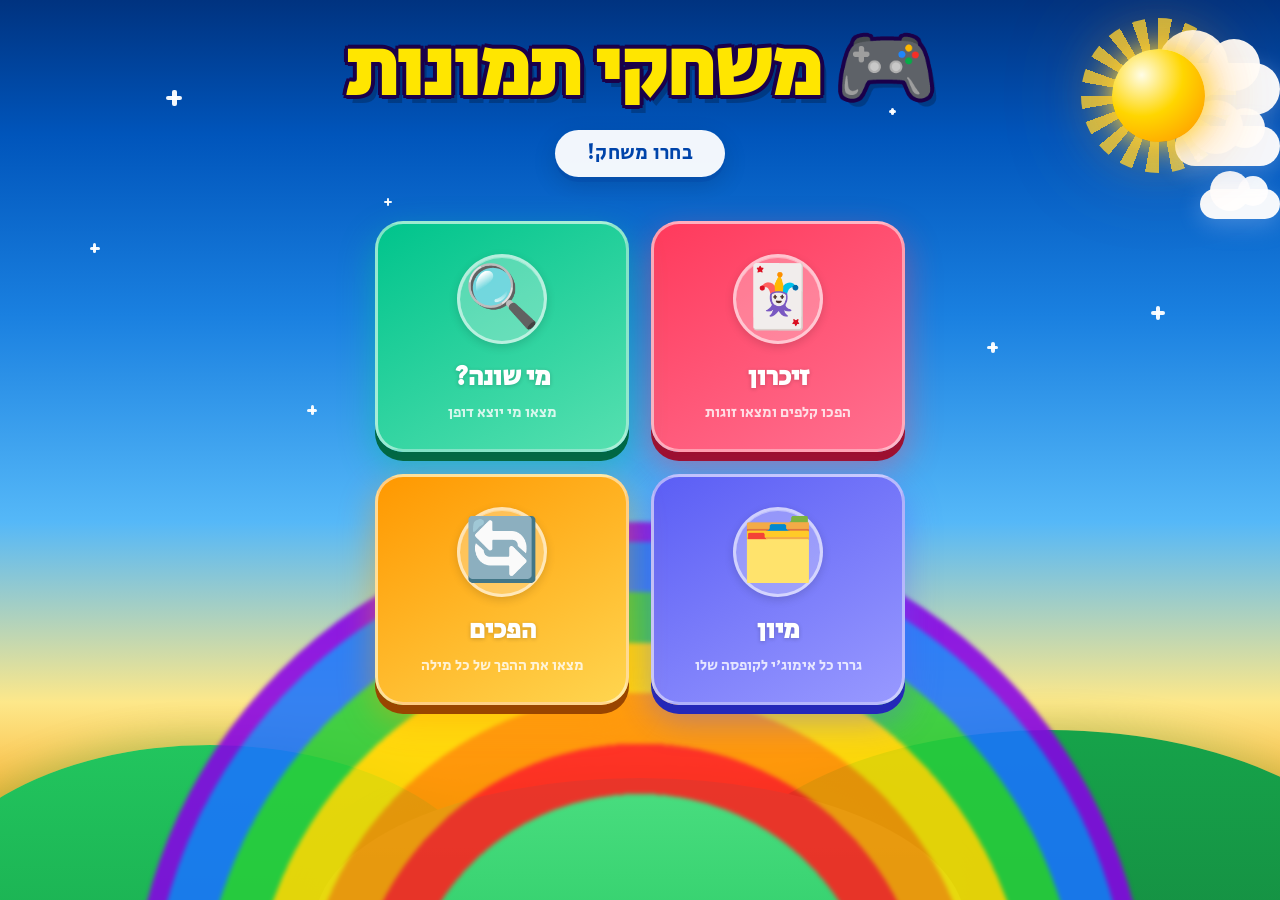
<file: index.html>
<!DOCTYPE html>
<html lang="he" dir="rtl">
<head>
  <meta charset="UTF-8">
  <meta name="viewport" content="width=device-width, initial-scale=1.0">
  <title>משחקי תמונות</title>
  <link rel="preconnect" href="https://fonts.googleapis.com">
  <link rel="preconnect" href="https://fonts.gstatic.com" crossorigin>
  <link href="https://fonts.googleapis.com/css2?family=Secular+One&display=swap" rel="stylesheet">
  <link rel="stylesheet" href="style.css">
  <style>
    /* ===== HOME SCREEN REDESIGN ===== */

    /* --- Title: Secular One + cartoon outline --- */
    .home-header {
      margin-bottom: 44px;
    }

    .home-header h1 {
      font-family: 'Secular One', sans-serif;
      font-size: clamp(2.6rem, 9vw, 5rem);
      color: #FFE600;
      text-shadow:
        -3px -3px 0 #1a004a,
         3px -3px 0 #1a004a,
        -3px  3px 0 #1a004a,
         3px  3px 0 #1a004a,
        -4px  0   0 #1a004a,
         4px  0   0 #1a004a,
         0   -4px 0 #1a004a,
         0    4px 0 #1a004a,
         6px  8px 0 rgba(0, 0, 0, 0.22);
      letter-spacing: -1px;
      line-height: 1.05;
      margin-bottom: 16px;
    }

    /* Subtitle as white pill badge */
    .subtitle {
      display: inline-block;
      background: rgba(255, 255, 255, 0.95);
      color: #0044aa;
      font-family: 'Secular One', sans-serif;
      font-size: 1.25rem;
      font-weight: 400;
      padding: 9px 32px;
      border-radius: 50px;
      box-shadow: 0 5px 0 rgba(0, 50, 150, 0.18), 0 8px 24px rgba(0, 0, 0, 0.14);
      letter-spacing: 0.3px;
    }

    /* --- Game grid --- */
    .games-grid {
      max-width: 530px;
      gap: 22px;
    }

    /* --- 3D toy-block cards --- */
    .game-card {
      border-radius: 28px;
      padding: 30px 18px 26px;
      border: 3px solid rgba(255, 255, 255, 0.50);
      transition: transform 0.16s cubic-bezier(0.34, 1.56, 0.64, 1), box-shadow 0.16s ease;
    }

    .game-card:nth-child(1) {
      background: linear-gradient(150deg, #FF3A5C 0%, #FF7090 100%);
      box-shadow: 0 9px 0 #9e1030, 0 14px 35px rgba(255, 58, 92, 0.45);
    }
    .game-card:nth-child(2) {
      background: linear-gradient(150deg, #00C48C 0%, #56E0B0 100%);
      box-shadow: 0 9px 0 #006845, 0 14px 35px rgba(0, 196, 140, 0.45);
    }
    .game-card:nth-child(3) {
      background: linear-gradient(150deg, #5B5EF5 0%, #9899FF 100%);
      box-shadow: 0 9px 0 #2428b8, 0 14px 35px rgba(91, 94, 245, 0.45);
    }
    .game-card:nth-child(4) {
      background: linear-gradient(150deg, #FF9800 0%, #FFD54F 100%);
      box-shadow: 0 9px 0 #994500, 0 14px 35px rgba(255, 152, 0, 0.45);
    }

    /* Hover: lift up (like pressing a button) */
    a.game-card:hover {
      animation-play-state: paused;
      transform: translateY(-8px) scale(1.04) !important;
      cursor: pointer;
    }
    a.game-card:nth-child(1):hover { box-shadow: 0 17px 0 #9e1030, 0 24px 50px rgba(255, 58, 92, 0.50); }
    a.game-card:nth-child(2):hover { box-shadow: 0 17px 0 #006845, 0 24px 50px rgba(0, 196, 140, 0.50); }
    a.game-card:nth-child(3):hover { box-shadow: 0 17px 0 #2428b8, 0 24px 50px rgba(91, 94, 245, 0.50); }
    a.game-card:nth-child(4):hover { box-shadow: 0 17px 0 #994500, 0 24px 50px rgba(255, 152, 0, 0.50); }

    /* Active: press down */
    a.game-card:active {
      transform: translateY(3px) scale(0.98) !important;
    }
    a.game-card:nth-child(1):active { box-shadow: 0 2px 0 #9e1030, 0 4px 14px rgba(255, 58, 92, 0.35) !important; }
    a.game-card:nth-child(2):active { box-shadow: 0 2px 0 #006845, 0 4px 14px rgba(0, 196, 140, 0.35) !important; }
    a.game-card:nth-child(3):active { box-shadow: 0 2px 0 #2428b8, 0 4px 14px rgba(91, 94, 245, 0.35) !important; }
    a.game-card:nth-child(4):active { box-shadow: 0 2px 0 #994500, 0 4px 14px rgba(255, 152, 0, 0.35) !important; }

    /* --- Emoji circular badge --- */
    .game-emoji {
      font-size: 3.8rem;
      width: 90px;
      height: 90px;
      display: flex;
      align-items: center;
      justify-content: center;
      background: rgba(255, 255, 255, 0.28);
      border-radius: 50%;
      border: 3px solid rgba(255, 255, 255, 0.55);
      margin: 0 auto 14px;
      box-shadow: 0 3px 10px rgba(0, 0, 0, 0.14), inset 0 1px 0 rgba(255, 255, 255, 0.4);
      transition: transform 0.3s cubic-bezier(0.34, 1.56, 0.64, 1);
    }
    a.game-card:hover .game-emoji {
      transform: scale(1.22) rotate(10deg);
      background: rgba(255, 255, 255, 0.42);
    }

    .game-card h2 {
      font-family: 'Secular One', sans-serif;
      font-size: 1.65rem;
      margin-bottom: 6px;
    }

    .game-card p {
      font-size: 0.92rem;
      opacity: 0.9;
    }

    /* --- Green hills at bottom --- */
    .bg-hills {
      position: fixed;
      bottom: 0;
      left: 0;
      width: 100%;
      height: 240px;
      pointer-events: none;
      z-index: 0;
      overflow: hidden;
    }
    .bg-hill {
      position: absolute;
      border-radius: 50%;
    }
    .hill-left {
      width: 580px;
      height: 340px;
      background: linear-gradient(180deg, #22c55e 0%, #16a34a 100%);
      bottom: -185px;
      left: -80px;
      box-shadow: 0 -8px 35px rgba(0, 150, 50, 0.25);
    }
    .hill-right {
      width: 700px;
      height: 380px;
      background: linear-gradient(180deg, #16a34a 0%, #15803d 100%);
      bottom: -210px;
      right: -120px;
      box-shadow: 0 -8px 35px rgba(0, 130, 40, 0.2);
    }
    .hill-center {
      width: 650px;
      height: 290px;
      background: linear-gradient(180deg, #4ade80 0%, #22c55e 100%);
      bottom: -168px;
      left: 50%;
      transform: translateX(-50%);
      box-shadow: 0 -8px 35px rgba(20, 200, 70, 0.22);
    }

    /* z-index layering */
    .bg-hills    { z-index: 0; }
    .bg-elements { z-index: 1; }
    .container   { position: relative; z-index: 2; }
  </style>
</head>
<body>

  <!-- רקע מונפש -->
  <div class="bg-elements">

    <!-- שמש עם קרניים -->
    <div class="bg-sun">
      <div class="sun-rays"></div>
      <div class="sun-body"></div>
    </div>

    <!-- קשת גאומטרית CSS -->
    <div class="bg-rainbow"></div>

    <!-- עננים CSS -->
    <div class="bg-cloud" style="top:7%;  animation: cloudLeft  30s linear infinite 0s;">
      <div class="cloud-shape cloud-lg"></div>
    </div>
    <div class="bg-cloud" style="top:21%; animation: cloudLeft  42s linear infinite -17s;">
      <div class="cloud-shape cloud-sm"></div>
    </div>
    <div class="bg-cloud" style="top:14%; animation: cloudRight 36s linear infinite -9s;">
      <div class="cloud-shape cloud-md"></div>
    </div>

    <!-- ניצוצות כוכבים -->
    <div class="bg-sparkle" style="top:10%; left:13%;  width:16px; height:16px; animation-delay:0s;"></div>
    <div class="bg-sparkle" style="top:27%; left:7%;   width:10px; height:10px; animation-delay:1.1s;"></div>
    <div class="bg-sparkle" style="top:34%; right:9%;  width:14px; height:14px; animation-delay:0.5s;"></div>
    <div class="bg-sparkle" style="top:17%; right:6%;  width:9px;  height:9px;  animation-delay:1.8s;"></div>
    <div class="bg-sparkle" style="top:6%;  left:42%;  width:12px; height:12px; animation-delay:2.3s;"></div>
    <div class="bg-sparkle" style="top:45%; left:24%;  width:10px; height:10px; animation-delay:0.9s;"></div>
    <div class="bg-sparkle" style="top:22%; left:30%;  width:8px;  height:8px;  animation-delay:1.5s;"></div>
    <div class="bg-sparkle" style="top:38%; right:22%; width:11px; height:11px; animation-delay:0.3s;"></div>
    <div class="bg-sparkle" style="top:12%; right:30%; width:7px;  height:7px;  animation-delay:2.7s;"></div>

  </div>

  <!-- גבעות ירוקות -->
  <div class="bg-hills">
    <div class="bg-hill hill-left"></div>
    <div class="bg-hill hill-right"></div>
    <div class="bg-hill hill-center"></div>
  </div>

  <div class="container">
    <header class="home-header">
      <h1>🎮 משחקי תמונות</h1>
      <p class="subtitle">בחרו משחק!</p>
    </header>

    <div class="games-grid">

      <a href="memory.html" class="game-card">
        <div class="game-emoji">🃏</div>
        <h2>זיכרון</h2>
        <p>הפכו קלפים ומצאו זוגות</p>
      </a>

      <a href="oddone.html" class="game-card">
        <div class="game-emoji">🔍</div>
        <h2>מי שונה?</h2>
        <p>מצאו מי יוצא דופן</p>
      </a>

      <a href="sorting.html" class="game-card">
        <div class="game-emoji">🗂️</div>
        <h2>מיון</h2>
        <p>גררו כל אימוג'י לקופסה שלו</p>
      </a>

      <a href="opposites.html" class="game-card">
        <div class="game-emoji">🔄</div>
        <h2>הפכים</h2>
        <p>מצאו את ההפך של כל מילה</p>
      </a>

    </div>
  </div>
</body>
</html>
</file>
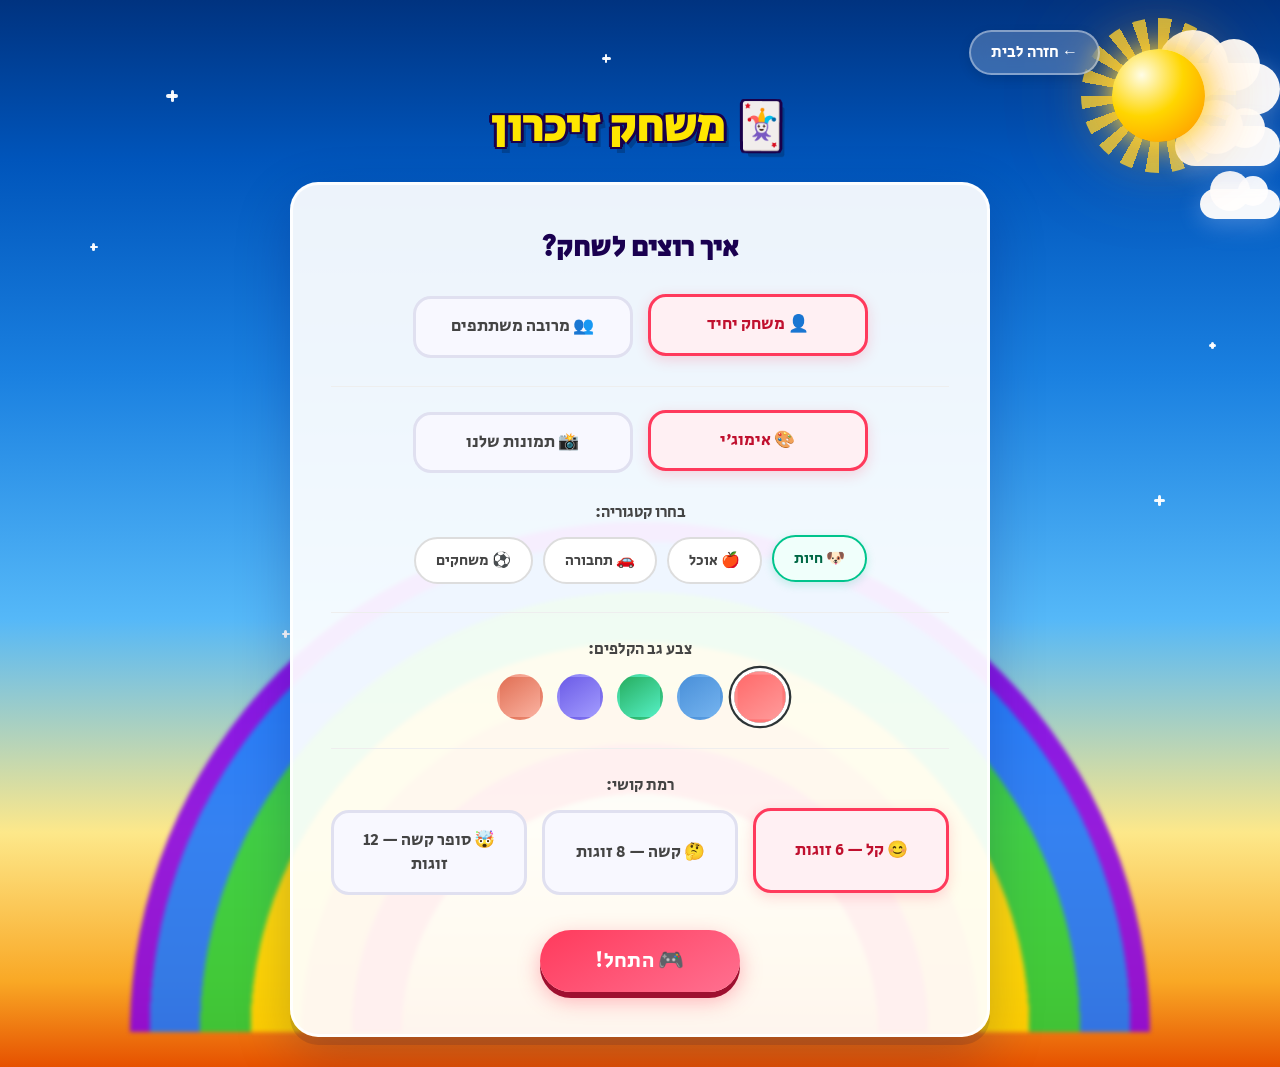
<file: memory.html>
<!DOCTYPE html>
<html lang="he" dir="rtl">
<head>
  <meta charset="UTF-8">
  <meta name="viewport" content="width=device-width, initial-scale=1.0">
  <title>משחק זיכרון</title>
  <link rel="preconnect" href="https://fonts.googleapis.com">
  <link rel="preconnect" href="https://fonts.gstatic.com" crossorigin>
  <link href="https://fonts.googleapis.com/css2?family=Secular+One&display=swap" rel="stylesheet">
  <link rel="stylesheet" href="style.css">
</head>
<body>

  <!-- רקע מונפש -->
  <div class="bg-elements">

    <!-- שמש עם קרניים -->
    <div class="bg-sun">
      <div class="sun-rays"></div>
      <div class="sun-body"></div>
    </div>

    <!-- קשת גאומטרית CSS -->
    <div class="bg-rainbow"></div>

    <!-- עננים CSS -->
    <div class="bg-cloud" style="top:7%;  animation: cloudLeft  30s linear infinite 0s;">
      <div class="cloud-shape cloud-lg"></div>
    </div>
    <div class="bg-cloud" style="top:21%; animation: cloudLeft  42s linear infinite -17s;">
      <div class="cloud-shape cloud-sm"></div>
    </div>
    <div class="bg-cloud" style="top:14%; animation: cloudRight 36s linear infinite -9s;">
      <div class="cloud-shape cloud-md"></div>
    </div>

    <!-- ניצוצות -->
    <div class="bg-sparkle" style="top:10%; left:13%;  width:12px; height:12px; animation-delay:0s;"></div>
    <div class="bg-sparkle" style="top:27%; left:7%;   width:8px;  height:8px;  animation-delay:1.1s;"></div>
    <div class="bg-sparkle" style="top:55%; right:9%;  width:11px; height:11px; animation-delay:0.5s;"></div>
    <div class="bg-sparkle" style="top:38%; right:5%;  width:7px;  height:7px;  animation-delay:1.8s;"></div>
    <div class="bg-sparkle" style="top:6%;  left:47%;  width:9px;  height:9px;  animation-delay:2.3s;"></div>
    <div class="bg-sparkle" style="top:70%; left:22%;  width:8px;  height:8px;  animation-delay:0.9s;"></div>

  </div>

  <div class="container">
    <a href="index.html" class="back-btn">← חזרה לבית</a>
    <h1 class="game-title">🃏 משחק זיכרון</h1>

    <!-- ===== מסך הגדרות ===== -->
    <div id="setup-screen" class="setup-screen">

      <h2>איך רוצים לשחק?</h2>

      <!-- יחיד / מרובה משתתפים -->
      <div class="players-mode-selector section-gap">
        <button class="mode-btn active" onclick="selectGameMode('single', this)">👤 משחק יחיד</button>
        <button class="mode-btn"        onclick="selectGameMode('multi',  this)">👥 מרובה משתתפים</button>
      </div>

      <!-- שמות שחקנים -->
      <div id="players-section" class="section-gap hidden">
        <p class="section-label">שחקנים:</p>
        <div id="player-inputs-container">
          <div class="player-input-row">
            <span class="player-color-dot" style="background:#FF6B6B;"></span>
            <button class="player-emoji-btn" onclick="cycleEmoji(this)">🦁</button>
            <input type="text" class="player-name-input" placeholder="שם שחקן 1" maxlength="12">
          </div>
          <div class="player-input-row">
            <span class="player-color-dot" style="background:#4ECDC4;"></span>
            <button class="player-emoji-btn" onclick="cycleEmoji(this)">🐯</button>
            <input type="text" class="player-name-input" placeholder="שם שחקן 2" maxlength="12">
          </div>
        </div>
        <button class="btn btn-accent" id="add-player-btn" onclick="addPlayerInput()"
                style="font-size:0.9rem; padding:8px 22px; margin-top:10px;">
          ＋ הוסף שחקן
        </button>
      </div>

      <hr class="divider">

      <!-- בחירת מצב -->
      <div class="mode-selector section-gap">
        <button class="mode-btn active" id="emoji-mode-btn" onclick="selectMode('emoji', this)">
          🎨 אימוג'י
        </button>
        <button class="mode-btn" id="photo-mode-btn" onclick="selectMode('photos', this)">
          📸 תמונות שלנו
        </button>
      </div>

      <!-- חלק אימוג'י -->
      <div id="emoji-section" class="section-gap">
        <p class="section-label">בחרו קטגוריה:</p>
        <div class="emoji-categories">
          <button class="category-btn active" onclick="selectCategory('animals', this)">🐶 חיות</button>
          <button class="category-btn" onclick="selectCategory('food', this)">🍎 אוכל</button>
          <button class="category-btn" onclick="selectCategory('transport', this)">🚗 תחבורה</button>
          <button class="category-btn" onclick="selectCategory('toys', this)">⚽ משחקים</button>
        </div>
      </div>

      <!-- חלק תמונות -->
      <div id="photo-section" class="section-gap hidden">
        <p class="section-label">בחרו תמונות מהמחשב:</p>
        <label class="photo-upload-label">
          📁 בחרו תמונות
          <input type="file" id="photo-input" multiple accept="image/*"
                 style="display:none" onchange="handlePhotoUpload(this)">
        </label>
        <div class="photo-preview" id="photo-preview"></div>
        <p class="photo-count" id="photo-count"></p>
      </div>

      <hr class="divider">

      <!-- צבע גב הקלפים -->
      <div class="section-gap">
        <p class="section-label">צבע גב הקלפים:</p>
        <div class="color-selector">
          <button class="color-swatch active" onclick="selectCardColor('red', this)"    title="אדום-ורוד" style="background: linear-gradient(145deg, #FF6B6B, #FF9A9A);">&#8203;</button>
          <button class="color-swatch"        onclick="selectCardColor('blue', this)"   title="כחול"      style="background: linear-gradient(145deg, #4a90d9, #74b3ef);">&#8203;</button>
          <button class="color-swatch"        onclick="selectCardColor('green', this)"  title="ירוק"      style="background: linear-gradient(145deg, #27ae60, #55efc4);">&#8203;</button>
          <button class="color-swatch"        onclick="selectCardColor('purple', this)" title="סגול"      style="background: linear-gradient(145deg, #6C5CE7, #a29bfe);">&#8203;</button>
          <button class="color-swatch"        onclick="selectCardColor('orange', this)" title="כתום"      style="background: linear-gradient(145deg, #e17055, #fab1a0);">&#8203;</button>
        </div>
      </div>

      <hr class="divider">

      <!-- רמת קושי -->
      <div class="section-gap">
        <p class="section-label">רמת קושי:</p>
        <div class="difficulty-selector">
          <button class="mode-btn active" id="easy-btn" onclick="selectDifficulty('easy', this)">
            😊 קל — 6 זוגות
          </button>
          <button class="mode-btn" id="hard-btn" onclick="selectDifficulty('hard', this)">
            🤔 קשה — 8 זוגות
          </button>
          <button class="mode-btn" id="super-btn" onclick="selectDifficulty('super', this)">
            🤯 סופר קשה — 12 זוגות
          </button>
        </div>
      </div>

      <button class="btn btn-primary" onclick="startGame()" style="font-size: 1.3rem; padding: 16px 55px;">
        🎮 התחל!
      </button>

    </div>

    <!-- ===== מסך המשחק ===== -->
    <div id="game-screen" class="game-screen hidden">

      <!-- כותרת מצב יחיד -->
      <div class="game-header" id="game-header-single">
        <span>מהלכים: <strong id="moves-count">0</strong></span>
        <span>זוגות: <strong id="pairs-found">0</strong> / <strong id="pairs-total">0</strong></span>
        <button class="btn btn-accent" onclick="resetToSetup()"
                style="font-size: 0.95rem; padding: 8px 20px;">
          🔄 מחדש
        </button>
      </div>

      <!-- כותרת מצב רבים -->
      <div id="game-header-multi" class="hidden">
        <div class="player-scoreboard" id="player-scoreboard"></div>
        <div class="turn-banner">
          <span id="turn-text">תור של: <strong id="current-player-name"></strong></span>
          <button class="btn btn-accent" onclick="resetToSetup()"
                  style="font-size: 0.95rem; padding: 8px 20px;">🔄 מחדש</button>
        </div>
      </div>

      <div class="game-board-wrapper">
        <div class="memory-grid" id="memory-grid"></div>
        <div id="active-player-side" class="active-player-side hidden">
          <span class="active-turn-label">תורך!</span>
          <span id="active-player-emoji-big" class="active-player-emoji-big">🦁</span>
          <span id="active-player-name-side" class="active-player-name-side">שחקן</span>
        </div>
      </div>

    </div>

    <!-- ===== מסך ניצחון ===== -->
    <div id="victory-screen" class="victory-screen hidden">

      <!-- מצב יחיד -->
      <div id="single-victory">
        <span class="victory-emoji">🎉</span>
        <h2>כל הכבוד!</h2>
        <p>סיימתם ב־<strong id="final-moves">0</strong> מהלכים!</p>
      </div>

      <!-- מצב רבים -->
      <div id="multi-victory" class="hidden">
        <span class="victory-emoji" id="winner-emoji">🏆</span>
        <h2 id="winner-title">כל הכבוד!</h2>
        <div class="player-results" id="player-results"></div>
      </div>

      <div class="victory-btns">
        <button class="btn btn-primary" onclick="resetToSetup()">🔄 שחקו שוב</button>
        <a href="index.html" class="btn btn-secondary">🏠 בית</a>
      </div>
    </div>

  </div>

  <script src="memory.js"></script>
</body>
</html>
</file>
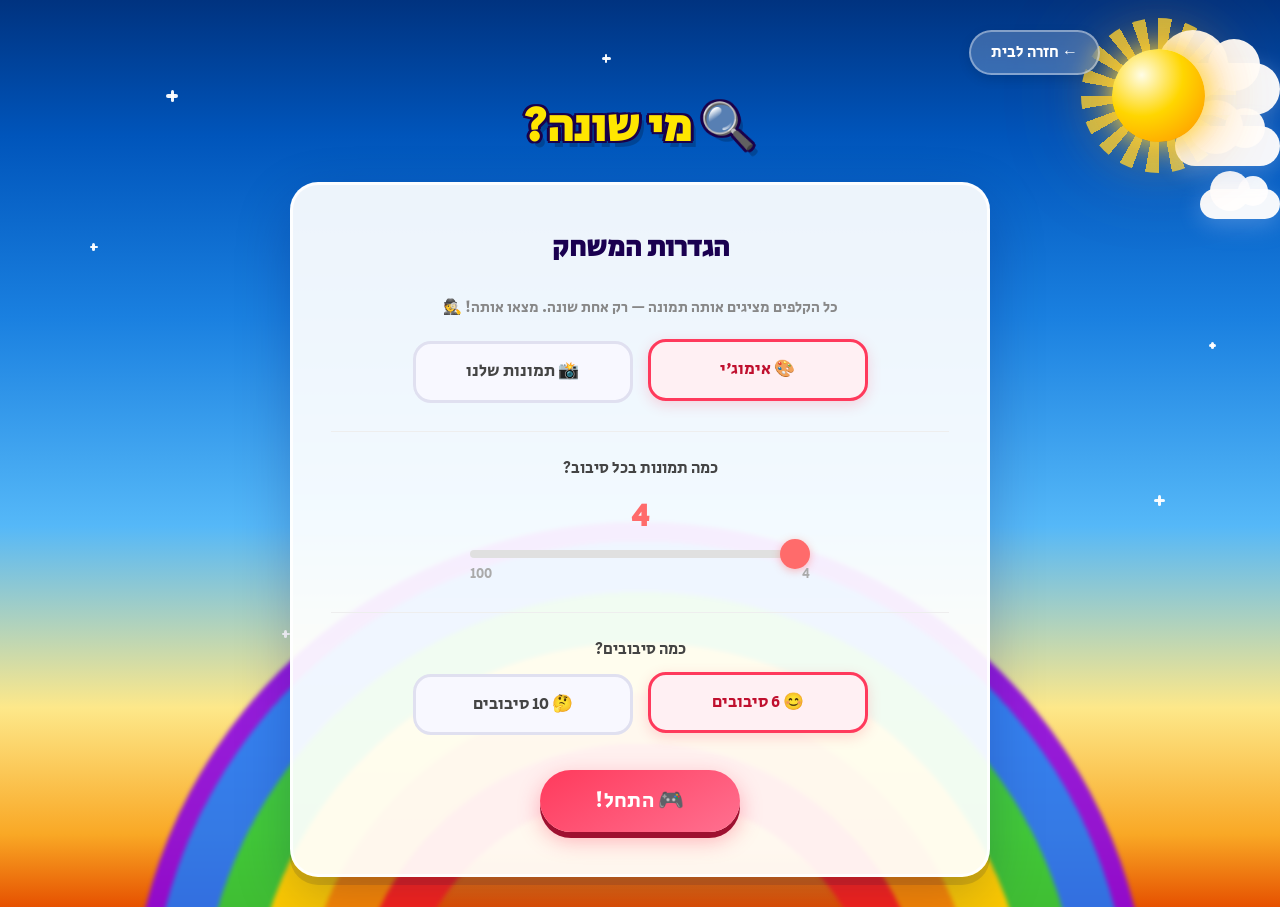
<file: oddone.html>
<!DOCTYPE html>
<html lang="he" dir="rtl">
<head>
  <meta charset="UTF-8">
  <meta name="viewport" content="width=device-width, initial-scale=1.0">
  <title>מי שונה?</title>
  <link rel="preconnect" href="https://fonts.googleapis.com">
  <link rel="preconnect" href="https://fonts.gstatic.com" crossorigin>
  <link href="https://fonts.googleapis.com/css2?family=Secular+One&display=swap" rel="stylesheet">
  <link rel="stylesheet" href="style.css">
</head>
<body>

  <!-- רקע מונפש -->
  <div class="bg-elements">
    <div class="bg-sun">
      <div class="sun-rays"></div>
      <div class="sun-body"></div>
    </div>
    <div class="bg-rainbow"></div>
    <div class="bg-cloud" style="top:7%;  animation: cloudLeft  30s linear infinite 0s;">
      <div class="cloud-shape cloud-lg"></div>
    </div>
    <div class="bg-cloud" style="top:21%; animation: cloudLeft  42s linear infinite -17s;">
      <div class="cloud-shape cloud-sm"></div>
    </div>
    <div class="bg-cloud" style="top:14%; animation: cloudRight 36s linear infinite -9s;">
      <div class="cloud-shape cloud-md"></div>
    </div>
    <div class="bg-sparkle" style="top:10%; left:13%;  width:12px; height:12px; animation-delay:0s;"></div>
    <div class="bg-sparkle" style="top:27%; left:7%;   width:8px;  height:8px;  animation-delay:1.1s;"></div>
    <div class="bg-sparkle" style="top:55%; right:9%;  width:11px; height:11px; animation-delay:0.5s;"></div>
    <div class="bg-sparkle" style="top:38%; right:5%;  width:7px;  height:7px;  animation-delay:1.8s;"></div>
    <div class="bg-sparkle" style="top:6%;  left:47%;  width:9px;  height:9px;  animation-delay:2.3s;"></div>
    <div class="bg-sparkle" style="top:70%; left:22%;  width:8px;  height:8px;  animation-delay:0.9s;"></div>
  </div>

  <div class="container">
    <a href="index.html" class="back-btn">← חזרה לבית</a>
    <h1 class="game-title">🔍 מי שונה?</h1>

    <!-- ===== מסך הגדרות ===== -->
    <div id="setup-screen" class="setup-screen">
      <h2>הגדרות המשחק</h2>

      <p style="color:#888; font-size:0.95rem; margin-bottom:22px;">
        כל הקלפים מציגים אותה תמונה — רק אחת שונה. מצאו אותה! 🕵️
      </p>

      <!-- בחירת מצב -->
      <div class="mode-selector section-gap">
        <button class="mode-btn active" id="emoji-mode-btn" onclick="selectMode('emoji', this)">🎨 אימוג'י</button>
        <button class="mode-btn"        id="photo-mode-btn" onclick="selectMode('photos', this)">📸 תמונות שלנו</button>
      </div>

      <!-- חלק תמונות -->
      <div id="photo-section" class="section-gap hidden">
        <p class="section-label">בחרו לפחות 2 תמונות שונות:</p>
        <label class="photo-upload-label">
          📁 בחרו תמונות
          <input type="file" id="photo-input" multiple accept="image/*"
                 style="display:none" onchange="handlePhotoUpload(this)">
        </label>
        <div class="photo-preview" id="photo-preview"></div>
        <p class="photo-count" id="photo-count"></p>
      </div>

      <hr class="divider">

      <!-- כמה תמונות בכל סיבוב -->
      <div class="section-gap">
        <p class="section-label">כמה תמונות בכל סיבוב?</p>
        <span class="count-display" id="card-count-display">4</span>
        <input type="range" id="card-count-slider" class="count-slider"
               min="4" max="100" step="2" value="4"
               oninput="updateCardCount(this.value)">
        <div class="slider-range-labels"><span>4</span><span>100</span></div>
      </div>

      <hr class="divider">

      <!-- כמה סיבובים -->
      <div class="section-gap">
        <p class="section-label">כמה סיבובים?</p>
        <div class="difficulty-selector">
          <button class="mode-btn active" id="rounds-6"  onclick="selectRounds(6,  this)">😊 6 סיבובים</button>
          <button class="mode-btn"        id="rounds-10" onclick="selectRounds(10, this)">🤔 10 סיבובים</button>
        </div>
      </div>

      <button class="btn btn-primary" onclick="startGame()" style="font-size:1.3rem; padding:16px 55px;">
        🎮 התחל!
      </button>
    </div>

    <!-- ===== מסך המשחק ===== -->
    <div id="game-screen" class="game-screen hidden">
      <div class="game-header">
        <span>סיבוב: <strong id="round-current">1</strong> / <strong id="round-total">6</strong></span>
        <span>ניקוד: <strong id="score">0</strong></span>
        <button class="btn btn-accent" onclick="resetToSetup()" style="font-size:0.95rem; padding:8px 20px;">
          🔄 מחדש
        </button>
      </div>

      <p class="round-prompt">מי לא שייך לקבוצה? 🤔</p>
      <div class="ood-grid" id="ood-grid"></div>
    </div>

    <!-- ===== מסך ניצחון ===== -->
    <div id="victory-screen" class="victory-screen hidden">
      <span class="victory-emoji" id="victory-trophy">🏆</span>
      <h2>כל הכבוד!</h2>
      <p>ניקוד: <strong id="final-score">0</strong> מתוך <strong id="max-score">6</strong></p>
      <div class="victory-btns">
        <button class="btn btn-primary" onclick="resetToSetup()">🔄 שחקו שוב</button>
        <a href="index.html" class="btn btn-secondary">🏠 בית</a>
      </div>
    </div>

  </div>

  <script src="oddone.js"></script>
</body>
</html>
</file>
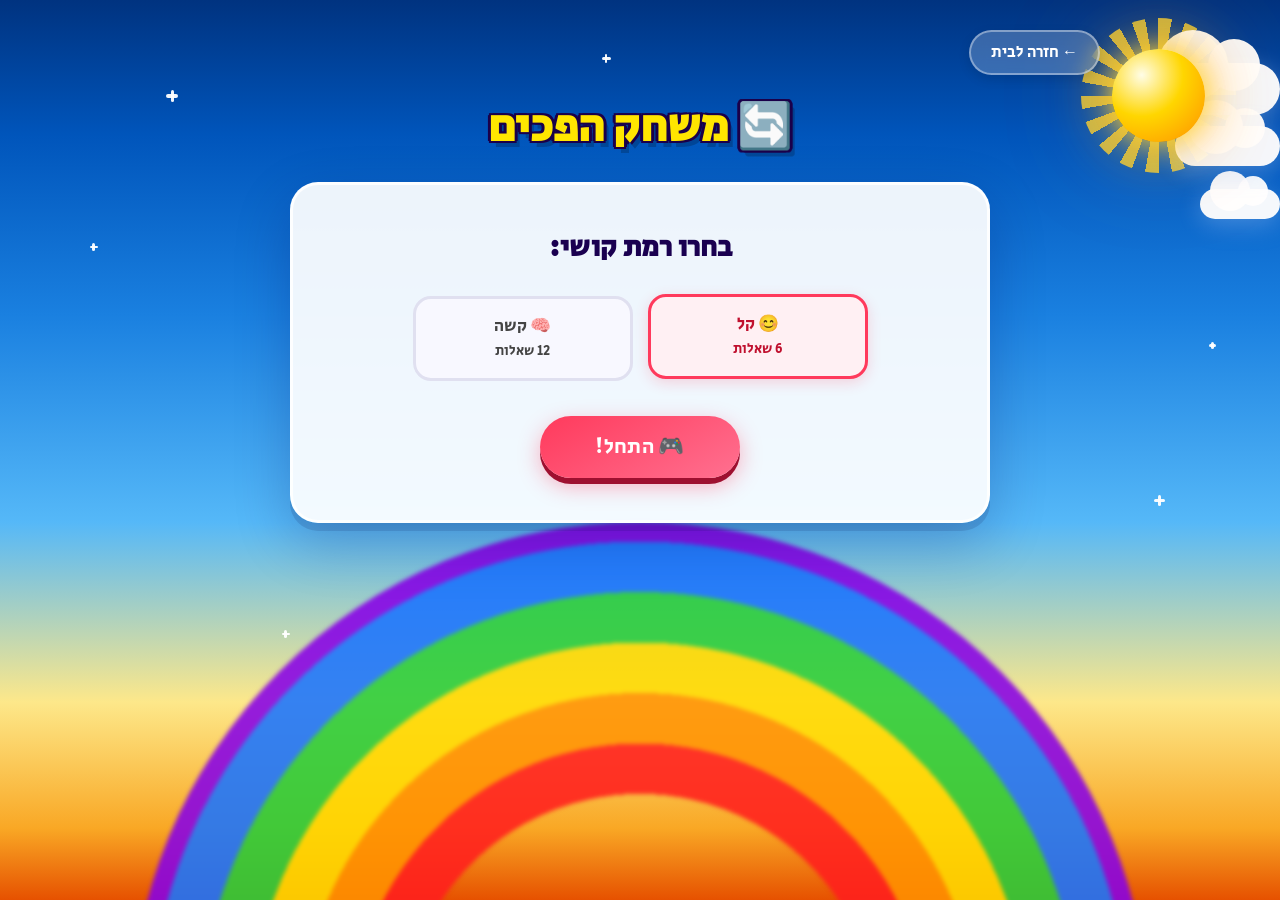
<file: opposites.html>
<!DOCTYPE html>
<html lang="he" dir="rtl">
<head>
  <meta charset="UTF-8">
  <meta name="viewport" content="width=device-width, initial-scale=1.0">
  <title>משחק הפכים</title>
  <link rel="preconnect" href="https://fonts.googleapis.com">
  <link rel="preconnect" href="https://fonts.gstatic.com" crossorigin>
  <link href="https://fonts.googleapis.com/css2?family=Secular+One&display=swap" rel="stylesheet">
  <link rel="stylesheet" href="style.css">
</head>
<body>

  <!-- רקע מונפש -->
  <div class="bg-elements">
    <div class="bg-sun">
      <div class="sun-rays"></div>
      <div class="sun-body"></div>
    </div>
    <div class="bg-rainbow"></div>
    <div class="bg-cloud" style="top:7%;  animation: cloudLeft  30s linear infinite 0s;">
      <div class="cloud-shape cloud-lg"></div>
    </div>
    <div class="bg-cloud" style="top:21%; animation: cloudLeft  42s linear infinite -17s;">
      <div class="cloud-shape cloud-sm"></div>
    </div>
    <div class="bg-cloud" style="top:14%; animation: cloudRight 36s linear infinite -9s;">
      <div class="cloud-shape cloud-md"></div>
    </div>
    <div class="bg-sparkle" style="top:10%; left:13%;  width:12px; height:12px; animation-delay:0s;"></div>
    <div class="bg-sparkle" style="top:27%; left:7%;   width:8px;  height:8px;  animation-delay:1.1s;"></div>
    <div class="bg-sparkle" style="top:55%; right:9%;  width:11px; height:11px; animation-delay:0.5s;"></div>
    <div class="bg-sparkle" style="top:38%; right:5%;  width:7px;  height:7px;  animation-delay:1.8s;"></div>
    <div class="bg-sparkle" style="top:6%;  left:47%;  width:9px;  height:9px;  animation-delay:2.3s;"></div>
    <div class="bg-sparkle" style="top:70%; left:22%;  width:8px;  height:8px;  animation-delay:0.9s;"></div>
  </div>

  <div class="container">
    <a href="index.html" class="back-btn">← חזרה לבית</a>
    <h1 class="game-title">🔄 משחק הפכים</h1>

    <!-- ===== מסך הגדרות ===== -->
    <div id="setup-screen" class="setup-screen">
      <h2>בחרו רמת קושי:</h2>
      <div class="section-gap">
        <div class="difficulty-selector">
          <button class="mode-btn active" onclick="selectDifficulty('easy', this)">
            😊 קל<br><small>6 שאלות</small>
          </button>
          <button class="mode-btn" onclick="selectDifficulty('hard', this)">
            🧠 קשה<br><small>12 שאלות</small>
          </button>
        </div>
      </div>
      <button class="btn btn-primary" onclick="startGame()"
              style="font-size:1.3rem; padding:16px 55px;">
        🎮 התחל!
      </button>
    </div>

    <!-- ===== מסך המשחק ===== -->
    <div id="game-screen" class="game-screen hidden">
      <div class="game-header">
        <span>שאלה <strong id="q-current">1</strong> / <strong id="q-total">6</strong></span>
        <button class="btn btn-accent" onclick="resetToSetup()"
                style="font-size:0.95rem; padding:8px 20px;">🔄 מחדש</button>
      </div>

      <div class="opp-prompt">
        <div class="opp-prompt-emoji" id="opp-emoji">🐘</div>
        <div class="opp-prompt-word"  id="opp-word">גדול</div>
        <div class="opp-question-label">מה ההפך?</div>
      </div>

      <div class="opp-choices" id="opp-choices"></div>
    </div>

    <!-- ===== מסך ניצחון ===== -->
    <div id="victory-screen" class="victory-screen hidden">
      <span class="victory-emoji">🎉</span>
      <h2>כל הכבוד!</h2>
      <p>ענית נכון על <strong id="final-score">0</strong> מתוך <strong id="final-total">0</strong> שאלות!</p>
      <div class="victory-btns">
        <button class="btn btn-primary" onclick="resetToSetup()">🔄 שחקו שוב</button>
        <a href="index.html" class="btn btn-secondary">🏠 בית</a>
      </div>
    </div>

  </div>

  <script src="opposites.js"></script>
</body>
</html>
</file>
<file: style.css>
/* ===== משתנים ===== */
:root {
  --primary: #FF6B6B;
  --secondary: #4ECDC4;
  --accent: #FFE66D;
  --purple: #6C5CE7;
  --purple-light: #a29bfe;
  --success: #00b894;
  --bg-gradient: linear-gradient(180deg,
    #003380 0%,
    #0055bb 15%,
    #1a80e0 35%,
    #55b8f8 58%,
    #fde88a 78%,
    #f9a825 92%,
    #e65100 100%
  );
  --shadow: 0 6px 20px rgba(0, 0, 0, 0.15);
  --radius: 20px;
  --card-size: 165px;
}

/* ===== בסיס ===== */
* {
  box-sizing: border-box;
  margin: 0;
  padding: 0;
}

body {
  font-family: 'Secular One', 'Segoe UI', Arial, sans-serif;
  background: var(--bg-gradient);
  min-height: 100vh;
  direction: rtl;
  color: #2d3436;
  overflow-x: hidden;
}

.container {
  max-width: 960px;
  margin: 0 auto;
  padding: 30px 20px;
}

/* ===== כותרת דף הבית ===== */
.home-header {
  text-align: center;
  margin-bottom: 50px;
}

.home-header h1 {
  font-size: 3.5rem;
  color: white;
  text-shadow: 2px 3px 6px rgba(0, 0, 0, 0.25);
  margin-bottom: 10px;
}

.subtitle {
  font-size: 1.5rem;
  color: rgba(255, 255, 255, 0.9);
}

/* ===== גריד משחקים ===== */
.games-grid {
  display: grid;
  grid-template-columns: repeat(2, 1fr);
  gap: 24px;
  max-width: 500px;
  margin: 0 auto;
}

.game-card {
  border-radius: var(--radius);
  padding: 38px 20px;
  text-align: center;
  text-decoration: none;
  color: white;
  box-shadow: 0 8px 28px rgba(0,0,0,0.22);
  position: relative;
  overflow: hidden;
  animation: cardFloat 3.5s ease-in-out infinite;
}

.game-card:nth-child(1) {
  background: linear-gradient(145deg, #FF6B6B, #fc8faa);
  animation-delay: 0s;
}
.game-card:nth-child(2) {
  background: linear-gradient(145deg, #4ECDC4, #44b89c);
  animation-delay: -0.9s;
}
.game-card:nth-child(3) {
  background: linear-gradient(145deg, #6C5CE7, #a29bfe);
  animation-delay: -1.8s;
}
.game-card:nth-child(4) {
  background: linear-gradient(145deg, #e17055, #fdcb6e);
  animation-delay: -2.6s;
}

a.game-card:hover {
  animation-play-state: paused;
  transform: scale(1.07);
  box-shadow: 0 18px 45px rgba(0,0,0,0.32);
  cursor: pointer;
}

.game-emoji {
  font-size: 4.5rem;
  margin-bottom: 15px;
  display: block;
  transition: transform 0.35s cubic-bezier(0.34, 1.56, 0.64, 1);
}

a.game-card:hover .game-emoji {
  transform: scale(1.35) rotate(8deg);
}

.game-card h2 {
  font-size: 1.6rem;
  margin-bottom: 8px;
  color: white;
  text-shadow: 0 1px 4px rgba(0,0,0,0.2);
}

.game-card p {
  color: rgba(255,255,255,0.88);
  font-size: 1rem;
}

@keyframes cardFloat {
  0%, 100% { transform: translateY(0px); }
  50%       { transform: translateY(-10px); }
}

.coming-soon {
  opacity: 0.6;
  cursor: default;
}

.badge {
  position: absolute;
  top: 15px;
  left: 15px;
  background: var(--accent);
  color: #2d3436;
  font-size: 0.8rem;
  font-weight: bold;
  padding: 4px 10px;
  border-radius: 50px;
}

/* ===== מרובה משתתפים — הגדרות ===== */

.players-mode-selector {
  display: flex;
  gap: 15px;
  justify-content: center;
}

.player-input-row {
  display: flex;
  align-items: center;
  gap: 10px;
  justify-content: center;
  margin-bottom: 10px;
}

.player-color-dot {
  width: 16px;
  height: 16px;
  border-radius: 50%;
  flex-shrink: 0;
}

.player-emoji-btn {
  font-size: 4.8rem;
  background: #f8f8f8;
  border: 2px solid #ddd;
  border-radius: 14px;
  padding: 6px 12px;
  cursor: pointer;
  line-height: 1;
  -webkit-appearance: none;
  appearance: none;
  transition: transform 0.15s, border-color 0.2s;
}

.player-emoji-btn:hover {
  transform: scale(1.15);
  border-color: var(--secondary);
}

.player-name-input {
  border: 2.5px solid #ddd;
  border-radius: 12px;
  padding: 10px 16px;
  font-size: 1rem;
  font-family: inherit;
  width: 180px;
  text-align: center;
  direction: rtl;
  background: #f8f8ff;
  transition: border-color 0.2s, box-shadow 0.2s;
}

.player-name-input:focus {
  outline: none;
  border-color: #00C48C;
  box-shadow: 0 0 0 3px rgba(0, 196, 140, 0.15);
}

/* ===== מרובה משתתפים — מסך המשחק ===== */

.player-scoreboard {
  display: flex;
  gap: 10px;
  justify-content: center;
  flex-wrap: wrap;
  margin-bottom: 10px;
}

.player-chip {
  display: flex;
  align-items: center;
  gap: 7px;
  background: rgba(255, 255, 255, 0.22);
  backdrop-filter: blur(4px);
  border-radius: 30px;
  padding: 7px 14px;
  color: white;
  font-size: 0.9rem;
  border: 2px solid rgba(255, 255, 255, 0.2);
  transition: all 0.25s;
}

.player-chip.active-player {
  background: rgba(255, 255, 255, 0.92);
  color: #2d3436;
  border-color: white;
  box-shadow: 0 4px 15px rgba(0, 0, 0, 0.15);
  transform: scale(1.07);
}

.player-chip-dot {
  width: 11px;
  height: 11px;
  border-radius: 50%;
  flex-shrink: 0;
}

.player-chip-score {
  font-weight: bold;
  font-size: 1rem;
  min-width: 16px;
  text-align: center;
}

.chip-emoji {
  font-size: 3.3rem;
  line-height: 1;
}

.turn-emoji {
  font-size: 4.5rem;
  line-height: 1;
  vertical-align: middle;
}

.turn-banner {
  display: flex;
  align-items: center;
  justify-content: space-between;
  background: rgba(255, 255, 255, 0.2);
  backdrop-filter: blur(4px);
  border-radius: 12px;
  padding: 7px 16px;
  margin-bottom: 16px;
  color: white;
  font-size: 0.95rem;
}

/* ===== מרובה משתתפים — ניצחון ===== */

.player-results {
  margin: 18px 0 25px;
  width: 100%;
}

.result-row {
  display: flex;
  align-items: center;
  gap: 12px;
  padding: 10px 16px;
  border-radius: 12px;
  margin-bottom: 8px;
  background: #f8f8f8;
}

.result-medal {
  font-size: 1.4rem;
  width: 28px;
  text-align: center;
}

.result-name {
  flex: 1;
  font-weight: bold;
  font-size: 1.05rem;
  text-align: right;
}

.result-score {
  color: #888;
  font-size: 0.95rem;
}

/* ===== בחירת צבע גב קלף ===== */
.color-selector {
  display: flex;
  gap: 14px;
  justify-content: center;
}

.color-swatch {
  width: 46px;
  height: 46px;
  border-radius: 50%;
  border: 3px solid transparent;
  cursor: pointer;
  padding: 0;
  outline: none;
  -webkit-appearance: none;
  appearance: none;
  display: inline-block;
  transition: transform 0.15s, box-shadow 0.2s;
}

.color-swatch:hover {
  transform: scale(1.12);
}

.color-swatch.active {
  box-shadow: 0 0 0 3px white, 0 0 0 5px #2d3436;
  transform: scale(1.12);
}

/* ===== כפתורים ===== */
.btn {
  border: none;
  border-radius: 50px;
  padding: 13px 35px;
  font-size: 1.1rem;
  cursor: pointer;
  font-family: 'Secular One', sans-serif;
  font-weight: 400;
  display: inline-block;
  text-decoration: none;
  letter-spacing: 0.3px;
  transition: transform 0.12s cubic-bezier(0.34, 1.56, 0.64, 1), box-shadow 0.12s;
}

.btn:hover {
  transform: translateY(-3px);
}

.btn:active {
  transform: translateY(2px);
}

.btn-primary {
  background: linear-gradient(150deg, #FF3A5C, #FF7090);
  color: white;
  box-shadow: 0 6px 0 #9e1030, 0 8px 22px rgba(255, 58, 92, 0.4);
}
.btn-primary:hover {
  box-shadow: 0 9px 0 #9e1030, 0 14px 30px rgba(255, 58, 92, 0.45);
}
.btn-primary:active {
  box-shadow: 0 2px 0 #9e1030, 0 3px 10px rgba(255, 58, 92, 0.3);
}

.btn-secondary {
  background: linear-gradient(150deg, #00C48C, #56E0B0);
  color: white;
  box-shadow: 0 6px 0 #006845, 0 8px 22px rgba(0, 196, 140, 0.4);
}
.btn-secondary:hover {
  box-shadow: 0 9px 0 #006845, 0 14px 30px rgba(0, 196, 140, 0.45);
}
.btn-secondary:active {
  box-shadow: 0 2px 0 #006845, 0 3px 10px rgba(0, 196, 140, 0.3);
}

.btn-accent {
  background: linear-gradient(150deg, #FF9800, #FFD54F);
  color: #1a0050;
  box-shadow: 0 6px 0 #994500, 0 8px 22px rgba(255, 152, 0, 0.4);
}
.btn-accent:hover {
  box-shadow: 0 9px 0 #994500, 0 14px 30px rgba(255, 152, 0, 0.45);
}
.btn-accent:active {
  box-shadow: 0 2px 0 #994500, 0 3px 10px rgba(255, 152, 0, 0.3);
}

/* ===== כפתור חזרה ===== */
.back-btn {
  display: inline-flex;
  align-items: center;
  gap: 8px;
  margin-bottom: 20px;
  color: white;
  text-decoration: none;
  font-size: 1rem;
  font-family: 'Secular One', sans-serif;
  background: rgba(255, 255, 255, 0.22);
  backdrop-filter: blur(8px);
  padding: 9px 20px;
  border-radius: 50px;
  border: 2px solid rgba(255, 255, 255, 0.38);
  box-shadow: 0 4px 12px rgba(0, 0, 0, 0.12);
  transition: background 0.18s, transform 0.18s;
}

.back-btn:hover {
  background: rgba(255, 255, 255, 0.35);
  transform: translateX(4px);
}

/* ===== כותרת משחק ===== */
.game-title {
  text-align: center;
  font-family: 'Secular One', sans-serif;
  font-size: clamp(2rem, 7vw, 2.8rem);
  color: #FFE600;
  text-shadow:
    -2px -2px 0 #1a004a,
     2px -2px 0 #1a004a,
    -2px  2px 0 #1a004a,
     2px  2px 0 #1a004a,
    -3px  0   0 #1a004a,
     3px  0   0 #1a004a,
     5px  6px 0 rgba(0, 0, 0, 0.2);
  margin-bottom: 22px;
}

/* ===== מסך הגדרות ===== */
.setup-screen {
  background: rgba(255, 255, 255, 0.93);
  border-radius: 28px;
  padding: 42px 38px;
  box-shadow: 0 8px 0 rgba(0, 0, 60, 0.12), 0 20px 55px rgba(0, 0, 80, 0.22);
  border: 3px solid rgba(255, 255, 255, 0.88);
  text-align: center;
  max-width: 700px;
  margin: 0 auto;
}

.setup-screen h2 {
  font-family: 'Secular One', sans-serif;
  font-size: 1.75rem;
  margin-bottom: 28px;
  color: #1a0050;
}

.section-label {
  font-family: 'Secular One', sans-serif;
  font-size: 1rem;
  color: #444;
  margin-bottom: 13px;
  font-weight: 400;
}

/* ===== בחירת מצב ===== */
.mode-selector {
  display: flex;
  gap: 15px;
  justify-content: center;
  margin-bottom: 30px;
}

.mode-btn {
  padding: 16px 24px;
  border-radius: 18px;
  border: 3px solid #e0e0f0;
  font-size: 1.05rem;
  cursor: pointer;
  background: #f8f8ff;
  transition: all 0.18s cubic-bezier(0.34, 1.56, 0.64, 1);
  font-family: 'Secular One', sans-serif;
  font-weight: 400;
  flex: 1;
  max-width: 220px;
  color: #444;
  line-height: 1.4;
}

.mode-btn.active {
  border-color: #FF3A5C;
  background: #fff0f3;
  color: #c0102e;
  box-shadow: 0 4px 14px rgba(255, 58, 92, 0.2);
  transform: translateY(-2px);
}

.mode-btn:hover:not(.active) {
  border-color: #bbb;
  background: #f0f0f8;
  transform: translateY(-2px);
}

/* ===== קטגוריות אימוג'י ===== */
.emoji-categories {
  display: flex;
  gap: 10px;
  justify-content: center;
  flex-wrap: wrap;
  margin-bottom: 10px;
}

.category-btn {
  padding: 10px 20px;
  border-radius: 50px;
  border: 2.5px solid #ddd;
  font-size: 0.95rem;
  cursor: pointer;
  background: white;
  transition: all 0.18s cubic-bezier(0.34, 1.56, 0.64, 1);
  font-family: inherit;
  color: #444;
}

.category-btn.active {
  border-color: #00C48C;
  background: #f0fffb;
  color: #006845;
  box-shadow: 0 3px 10px rgba(0, 196, 140, 0.2);
  transform: translateY(-2px);
}

.category-btn:hover:not(.active) {
  border-color: #aaa;
  transform: translateY(-2px);
}

/* ===== העלאת תמונות ===== */
.photo-upload-label {
  display: inline-block;
  padding: 13px 30px;
  border-radius: 50px;
  background: linear-gradient(150deg, #00C48C, #56E0B0);
  color: white;
  font-size: 1.05rem;
  font-family: 'Secular One', sans-serif;
  cursor: pointer;
  box-shadow: 0 6px 0 #006845, 0 8px 22px rgba(0, 196, 140, 0.4);
  transition: transform 0.12s cubic-bezier(0.34, 1.56, 0.64, 1), box-shadow 0.12s;
  margin-bottom: 15px;
}

.photo-upload-label:hover {
  transform: translateY(-3px);
  box-shadow: 0 9px 0 #006845, 0 14px 30px rgba(0, 196, 140, 0.45);
}

.photo-preview {
  display: flex;
  gap: 8px;
  flex-wrap: wrap;
  justify-content: center;
  margin-bottom: 12px;
}

.photo-preview img {
  width: 65px;
  height: 65px;
  object-fit: cover;
  border-radius: 12px;
  border: 2px solid #ddd;
}

.photo-count {
  color: #666;
  font-size: 1rem;
  margin-bottom: 10px;
}

/* ===== רמת קושי ===== */
.difficulty-selector {
  display: flex;
  gap: 15px;
  justify-content: center;
  margin-bottom: 35px;
}

.divider {
  border: none;
  border-top: 1px solid #eee;
  margin: 25px 0;
}

/* ===== מסך המשחק ===== */
.game-screen {
  text-align: center;
}

.game-header {
  display: flex;
  justify-content: space-between;
  align-items: center;
  background: rgba(255, 255, 255, 0.25);
  backdrop-filter: blur(10px);
  border-radius: 16px;
  padding: 10px 18px;
  margin-bottom: 18px;
  color: white;
  font-size: 0.95rem;
  font-family: 'Secular One', sans-serif;
  border: 2px solid rgba(255, 255, 255, 0.35);
  box-shadow: 0 4px 16px rgba(0, 0, 50, 0.12);
}

.game-header strong {
  font-size: 1.05rem;
}

/* ===== עטיפת לוח + שחקן פעיל ===== */
.game-board-wrapper {
  display: flex;
  flex-direction: row-reverse; /* RTL: גריד מימין, פאנל משמאל */
  align-items: flex-start;
  justify-content: center;
  gap: 20px;
}

/* ===== פאנל שחקן פעיל (צד הלוח) ===== */
.active-player-side {
  display: flex;
  flex-direction: column;
  align-items: center;
  gap: 8px;
  background: rgba(255, 255, 255, 0.22);
  backdrop-filter: blur(10px);
  border-radius: 22px;
  padding: 18px 14px;
  border: 3px solid rgba(255, 255, 255, 0.4);
  box-shadow: 0 6px 24px rgba(0, 0, 0, 0.15);
  min-width: 90px;
  position: sticky;
  top: 20px;
  transition: border-color 0.3s, box-shadow 0.3s;
}

.active-turn-label {
  font-family: 'Secular One', sans-serif;
  font-size: 0.85rem;
  color: rgba(255, 255, 255, 0.9);
  background: rgba(255, 255, 255, 0.2);
  padding: 3px 10px;
  border-radius: 50px;
}

.active-player-emoji-big {
  font-size: 4.5rem;
  line-height: 1;
  display: block;
  animation: playerBounce 1.2s ease-in-out infinite alternate;
}

.active-player-name-side {
  font-family: 'Secular One', sans-serif;
  font-size: 0.95rem;
  color: white;
  text-align: center;
  text-shadow: 0 1px 4px rgba(0, 0, 0, 0.25);
  max-width: 80px;
  overflow: hidden;
  text-overflow: ellipsis;
  white-space: nowrap;
}

@keyframes playerBounce {
  from { transform: translateY(0px) scale(1);    }
  to   { transform: translateY(-8px) scale(1.08); }
}

@keyframes turnFlash {
  0%   { transform: scale(1); }
  40%  { transform: scale(1.12); }
  100% { transform: scale(1); }
}

.active-player-side.turn-flash {
  animation: turnFlash 0.4s ease;
}

/* ===== גריד קלפי זיכרון ===== */
.memory-grid {
  display: grid;
  gap: 12px;
  justify-content: center;
  margin: 0 auto;
}

/* ===== קלף זיכרון ===== */
.memory-card {
  width: var(--card-size);
  height: var(--card-size);
  position: relative;
  cursor: pointer;
  perspective: 700px;
}

.card-inner {
  width: 100%;
  height: 100%;
  position: relative;
  transform-style: preserve-3d;
  transition: transform 0.45s ease;
  border-radius: 16px;
}

.memory-card.flipped .card-inner {
  transform: rotateY(180deg);
}

.card-face {
  position: absolute;
  width: 100%;
  height: 100%;
  backface-visibility: hidden;
  -webkit-backface-visibility: hidden;
  border-radius: 16px;
  display: flex;
  align-items: center;
  justify-content: center;
  box-shadow: 0 4px 12px rgba(0, 0, 0, 0.2);
}

/* גב הקלף (הצד ההפוך) */
.card-back-face {
  background:
    radial-gradient(circle, rgba(255,255,255,0.22) 1.5px, transparent 1.5px),
    linear-gradient(145deg, #FF6B6B 0%, #FF9A9A 100%);
  background-size: 18px 18px, 100% 100%;
  box-shadow:
    inset 0 0 0 10px rgba(255, 255, 255, 0.32),
    0 4px 12px rgba(0, 0, 0, 0.2);
}

/* פני הקלף (הצד שרואים אחרי הפיכה) */
.card-front-face {
  background: white;
  transform: rotateY(180deg);
  font-size: 7rem;
  line-height: 1;
  overflow: hidden;
}

/* גריד סופר קשה — אימוג'י קטן יותר לקלפים קטנים */
.grid-super .card-front-face {
  font-size: 4rem;
}

.card-front-face img {
  width: 100%;
  height: 100%;
  object-fit: cover;
}

/* קלף שנמצא זוג שלו */
.memory-card.matched .card-front-face {
  background: #f0fff8;
  border: 3px solid var(--success);
}

.memory-card.matched .card-inner {
  animation: matchPop 0.35s ease;
}

@keyframes matchPop {
  0%   { transform: rotateY(180deg) scale(1); }
  50%  { transform: rotateY(180deg) scale(1.15); }
  100% { transform: rotateY(180deg) scale(1); }
}

/* ===== מסך ניצחון ===== */
.victory-screen {
  background: rgba(255, 255, 255, 0.95);
  border-radius: 28px;
  padding: 50px 38px;
  text-align: center;
  box-shadow: 0 8px 0 rgba(0, 0, 60, 0.1), 0 24px 60px rgba(0, 0, 80, 0.22);
  border: 3px solid rgba(255, 255, 255, 0.9);
  max-width: 500px;
  margin: 0 auto;
}

.victory-emoji {
  font-size: 5.5rem;
  margin-bottom: 20px;
  display: block;
  animation: bounce 0.6s ease infinite alternate;
}

@keyframes bounce {
  from { transform: translateY(0); }
  to   { transform: translateY(-18px); }
}

.winner-big-emoji {
  font-size: 9rem !important;
  animation: winnerWiggle 1.4s ease-in-out infinite !important;
}

@keyframes winnerWiggle {
  0%   { transform: scale(1)    rotate(0deg)   translateY(0); }
  25%  { transform: scale(1.3)  rotate(-15deg) translateY(-32px); }
  55%  { transform: scale(1.15) rotate(15deg)  translateY(-16px); }
  80%  { transform: scale(1.22) rotate(-8deg)  translateY(-24px); }
  100% { transform: scale(1)    rotate(0deg)   translateY(0); }
}

.victory-screen h2 {
  font-family: 'Secular One', sans-serif;
  font-size: 2.4rem;
  color: #FF3A5C;
  margin-bottom: 12px;
}

.victory-screen p {
  font-size: 1.15rem;
  color: #555;
  margin-bottom: 28px;
}

.victory-btns {
  display: flex;
  gap: 15px;
  justify-content: center;
  flex-wrap: wrap;
}

/* ===== כלי עזר ===== */
.hidden {
  display: none !important;
}

.section-gap {
  margin-bottom: 28px;
}

/* ===== רקע מונפש ===== */

.container {
  position: relative;
  z-index: 1;
}

.bg-elements {
  position: fixed;
  top: 0;
  left: 0;
  width: 100%;
  height: 100%;
  pointer-events: none;
  z-index: 0;
}

/* --- שמש --- */
.bg-sun {
  position: absolute;
  top: 18px;
  right: 44px;
  width: 155px;
  height: 155px;
  display: flex;
  align-items: center;
  justify-content: center;
}

/* קרני שמש — מסתובבות לאט */
.sun-rays {
  position: absolute;
  width: 100%;
  height: 100%;
  border-radius: 50%;
  background: repeating-conic-gradient(
    rgba(255, 215, 50, 0.78) 0deg 10deg,
    transparent              10deg 20deg
  );
  animation: sunRaysRotate 9s linear infinite;
}

/* גוף השמש — פועם */
.sun-body {
  position: absolute;
  width: 60%;
  height: 60%;
  border-radius: 50%;
  background: radial-gradient(circle at 32% 28%, #FFFDE7 0%, #FFD600 45%, #FF8F00 100%);
  box-shadow:
    0 0 28px  rgba(255, 215, 50, 0.98),
    0 0 60px  rgba(255, 175, 30, 0.65),
    0 0 110px rgba(255, 130, 20, 0.35);
  animation: sunBodyPulse 2.4s ease-in-out infinite;
  z-index: 1;
}

@keyframes sunRaysRotate {
  from { transform: rotate(0deg);   }
  to   { transform: rotate(360deg); }
}

@keyframes sunBodyPulse {
  0%, 100% { transform: scale(1);    box-shadow: 0 0 20px rgba(255,210,50,.85), 0 0 45px rgba(255,180,30,.50), 0 0 80px rgba(255,160,20,.25); }
  50%       { transform: scale(1.07); box-shadow: 0 0 28px rgba(255,210,50,.95), 0 0 60px rgba(255,180,30,.60), 0 0 100px rgba(255,160,20,.30); }
}

/* --- קשת CSS גאומטרית --- */
.bg-rainbow {
  position: absolute;
  bottom: -132px;
  left: 50%;
  transform: translateX(-50%);
  width: 1020px;
  height: 510px;
  border-radius: 510px 510px 0 0;
  background: radial-gradient(
    circle at 50% 100%,
    transparent                0%   33%,
    rgba(255,  30,  30, 0.88) 33%  40%,
    rgba(255, 145,   0, 0.88) 40%  47%,
    rgba(255, 218,   0, 0.88) 47%  54%,
    rgba( 40, 205,  60, 0.88) 54%  61%,
    rgba( 25, 115, 255, 0.88) 61%  68%,
    rgba(135,   0, 230, 0.88) 68%  75%,
    transparent                75% 100%
  );
  filter: blur(2px);
  animation: rainbowFloat 7s ease-in-out infinite;
}

@keyframes rainbowFloat {
  0%, 100% { transform: translateX(-50%) translateY(0px);   }
  50%       { transform: translateX(-50%) translateY(-18px); }
}

/* --- עננים CSS --- */
.bg-cloud {
  position: absolute;
}

/* צורת ענן: גוף שטוח + שתי בליטות עגולות */
.cloud-shape {
  background: rgba(255, 255, 255, 0.96);
  border-radius: 100px;
  position: relative;
  box-shadow: 0 5px 24px rgba(180, 210, 255, 0.35);
}

.cloud-shape::before,
.cloud-shape::after {
  content: '';
  position: absolute;
  background: rgba(255, 255, 255, 0.96);
  border-radius: 50%;
}

/* ענן גדול */
.cloud-lg { width: 140px; height: 52px; }
.cloud-lg::before { width: 70px; height: 70px; top: -33px; left: 18px; }
.cloud-lg::after  { width: 52px; height: 52px; top: -24px; right: 20px; }

/* ענן בינוני */
.cloud-md { width: 105px; height: 40px; }
.cloud-md::before { width: 54px; height: 54px; top: -26px; left: 14px; }
.cloud-md::after  { width: 40px; height: 40px; top: -18px; right: 15px; }

/* ענן קטן */
.cloud-sm { width: 80px;  height: 30px; }
.cloud-sm::before { width: 40px; height: 40px; top: -18px; left: 10px; }
.cloud-sm::after  { width: 30px; height: 30px; top: -13px; right: 12px; }

@keyframes cloudLeft {
  0%   { transform: translateX(115vw); opacity: 0; }
  4%   { opacity: 1; }
  96%  { opacity: 1; }
  100% { transform: translateX(-32vw); opacity: 0; }
}

@keyframes cloudRight {
  0%   { transform: translateX(-32vw); opacity: 0; }
  4%   { opacity: 1; }
  96%  { opacity: 1; }
  100% { transform: translateX(115vw); opacity: 0; }
}

/* --- ניצוצות כוכב 4 קודקודים --- */
.bg-sparkle {
  position: absolute;
  background: transparent;
  box-shadow: none;
  animation: sparkle 3s ease-in-out infinite;
}

.bg-sparkle::before,
.bg-sparkle::after {
  content: '';
  position: absolute;
  inset: 0;
  margin: auto;
  border-radius: 2px;
  background: rgba(255, 255, 255, 0.95);
}
.bg-sparkle::before {
  width: 100%;
  height: 30%;
}
.bg-sparkle::after {
  width: 30%;
  height: 100%;
}

@keyframes sparkle {
  0%, 100% { opacity: 0.95; transform: scale(1) rotate(0deg);    }
  50%       { opacity: 0.08; transform: scale(0.3) rotate(45deg); }
}

/* ===== משחק מי שונה? ===== */

.round-prompt {
  text-align: center;
  color: rgba(255, 255, 255, 0.95);
  font-size: 1.5rem;
  font-weight: bold;
  margin-bottom: 22px;
  text-shadow: 1px 2px 4px rgba(0, 0, 0, 0.2);
}

.ood-grid {
  display: grid;
  gap: 10px;          /* מוחלף ב-JS לפי גודל קלף */
  justify-content: center;
  margin: 0 auto;
}

.ood-card {
  /* גודל וגופן מוגדרים ב-JS בהתאם לכמות הקלפים */
  background: white;
  border-radius: 20px;
  display: flex;
  align-items: center;
  justify-content: center;
  line-height: 1;
  cursor: pointer;
  box-shadow: var(--shadow);
  transition: transform 0.15s, border-color 0.2s, background 0.2s;
  border: 4px solid transparent;
  user-select: none;
  flex-shrink: 0;
}

/* ===== סליידר בחירת כמות קלפים ===== */
.count-slider {
  -webkit-appearance: none;
  appearance: none;
  width: 100%;
  max-width: 340px;
  height: 8px;
  border-radius: 4px;
  background: #e0e0e0;
  outline: none;
  cursor: pointer;
  display: block;
  margin: 0 auto;
}
.count-slider::-webkit-slider-thumb {
  -webkit-appearance: none;
  appearance: none;
  width: 30px;
  height: 30px;
  border-radius: 50%;
  background: var(--primary);
  cursor: pointer;
  box-shadow: 0 2px 8px rgba(255, 107, 107, 0.45);
}
.count-slider::-moz-range-thumb {
  width: 30px;
  height: 30px;
  border-radius: 50%;
  background: var(--primary);
  cursor: pointer;
  border: none;
}
.slider-range-labels {
  display: flex;
  justify-content: space-between;
  max-width: 340px;
  margin: 6px auto 0;
  color: #aaa;
  font-size: 0.85rem;
}
.count-display {
  font-size: 2rem;
  font-weight: bold;
  color: var(--primary);
  display: block;
  margin-bottom: 10px;
}

.ood-card:hover:not(.correct):not(.wrong):not(.reveal) {
  transform: scale(1.06);
}

.ood-card.correct {
  border-color: var(--success);
  background: #f0fff8;
  animation: correctPop 0.45s ease;
}

.ood-card.wrong {
  border-color: var(--primary);
  background: #fff5f5;
  animation: wrongShake 0.45s ease;
}

.ood-card.reveal {
  border-color: #FFB300;
  background: #fffde7;
  animation: revealPulse 0.7s ease infinite;
}

@keyframes correctPop {
  0%   { transform: scale(1);    }
  45%  { transform: scale(1.18); }
  100% { transform: scale(1);    }
}

@keyframes wrongShake {
  0%, 100% { transform: translateX(0);    }
  20%      { transform: translateX(-10px); }
  40%      { transform: translateX(10px);  }
  60%      { transform: translateX(-7px);  }
  80%      { transform: translateX(7px);   }
}

@keyframes revealPulse {
  0%, 100% { box-shadow: var(--shadow), 0 0 0 5px rgba(255, 179, 0, 0.55); }
  50%      { box-shadow: var(--shadow), 0 0 0 11px rgba(255, 179, 0, 0.25); }
}

/* ===== משחק מיון ===== */

.sort-cat-grid {
  display: flex;
  flex-wrap: wrap;
  gap: 14px;
  justify-content: center;
  margin: 10px 0;
}

.sort-cat-btn {
  background: rgba(255,255,255,0.55);
  border: 3px solid transparent;
  border-radius: 18px;
  padding: 14px 22px;
  font-size: 1.1rem;
  font-family: 'Secular One', sans-serif;
  cursor: pointer;
  transition: transform 0.15s, border-color 0.2s, background 0.2s;
  box-shadow: var(--shadow);
  color: #2d3436;
  font-weight: 400;
  display: flex;
  flex-direction: column;
  align-items: center;
  gap: 6px;
  -webkit-appearance: none;
  appearance: none;
}

.cat-btn-img {
  width: 44px;
  height: 44px;
  object-fit: contain;
  pointer-events: none;
  -webkit-user-drag: none;
}

.sort-cat-btn:hover {
  transform: scale(1.06);
}

.sort-cat-btn.active {
  border-color: var(--accent);
  background: rgba(255, 230, 109, 0.7);
}

/* ===== מסך המשחק — מיון ===== */

.game-screen .game-header {
  display: flex;
  justify-content: space-between;
  align-items: center;
  margin-bottom: 18px;
  font-size: 1.15rem;
  font-weight: bold;
}

.sort-arena {
  display: flex;
  flex-direction: column;
  align-items: center;
  gap: 30px;
}

.sort-item-wrapper {
  display: flex;
  align-items: center;
  justify-content: center;
  width: 160px;
  height: 185px;
}

.sort-item {
  display: flex;
  flex-direction: column;
  align-items: center;
  gap: 8px;
  cursor: grab;
  user-select: none;
  transition: opacity 0.15s;
  filter: drop-shadow(0 6px 12px rgba(0,0,0,0.22));
}

.sort-item-img {
  width: 120px;
  height: 120px;
  object-fit: contain;
  pointer-events: none;
  user-select: none;
  -webkit-user-drag: none;
}

.sort-item-label {
  font-family: 'Secular One', sans-serif;
  font-size: 1.1rem;
  color: white;
  text-shadow: 0 1px 5px rgba(0, 0, 0, 0.35);
  pointer-events: none;
  user-select: none;
}

.sort-item-clone {
  cursor: grabbing;
  transition: none;
}

.sort-item.sort-correct {
  animation: sortCorrect 0.6s ease forwards;
}

.sort-item.sort-wrong {
  animation: sortWrong 0.45s ease;
}

@keyframes sortCorrect {
  0%   { transform: scale(1);    opacity: 1; }
  50%  { transform: scale(1.35); opacity: 0.9; }
  100% { transform: scale(0);    opacity: 0; }
}

@keyframes sortWrong {
  0%, 100% { transform: translateX(0); }
  20%       { transform: translateX(-10px); }
  40%       { transform: translateX(10px); }
  60%       { transform: translateX(-8px); }
  80%       { transform: translateX(8px); }
}

/* ===== קופסאות מיון ===== */

.sort-boxes {
  display: flex;
  gap: 18px;
  justify-content: center;
  flex-wrap: wrap;
}

.sort-box {
  background: rgba(255,255,255,0.6);
  border: 4px solid transparent;
  border-radius: 22px;
  padding: 18px 20px;
  min-width: 110px;
  min-height: 110px;
  display: flex;
  flex-direction: column;
  align-items: center;
  justify-content: center;
  gap: 8px;
  box-shadow: var(--shadow);
  transition: transform 0.15s, background 0.15s;
}

.sort-box-icon-img {
  width: 52px;
  height: 52px;
  object-fit: contain;
  pointer-events: none;
  -webkit-user-drag: none;
}

.sort-box-label {
  font-size: 1rem;
  font-weight: bold;
  color: #2d3436;
}

.sort-box.box-hover {
  transform: scale(1.08);
  background: rgba(255,255,255,0.88);
}

.sort-box.box-flash {
  animation: boxFlash 0.6s ease;
}

@keyframes boxFlash {
  0%, 100% { background: rgba(255,255,255,0.6); }
  40%       { background: rgba(100,255,180,0.6); }
}

/* ===== משחק הפכים ===== */

.opp-prompt {
  text-align: center;
  margin: 18px 0 28px;
}

.opp-prompt-emoji {
  font-size: 6.5rem;
  line-height: 1;
  display: block;
  margin-bottom: 10px;
  filter: drop-shadow(0 4px 10px rgba(0,0,0,0.18));
}

.opp-prompt-word {
  font-size: 2.4rem;
  font-weight: bold;
  color: white;
  text-shadow: 0 2px 8px rgba(0,0,0,0.25);
}

.opp-question-label {
  font-size: 1.1rem;
  color: rgba(255,255,255,0.85);
  margin-top: 8px;
  font-weight: bold;
}

.opp-choices {
  display: flex;
  flex-direction: row;
  gap: 14px;
  justify-content: center;
  max-width: 420px;
  margin: 0 auto;
}

.opp-choice-btn {
  background: rgba(255,255,255,0.72);
  border: 3px solid transparent;
  border-radius: 20px;
  padding: 10px 6px;
  font-family: inherit;
  cursor: pointer;
  display: flex;
  flex-direction: column;
  align-items: center;
  justify-content: center;
  gap: 6px;
  box-shadow: var(--shadow);
  transition: transform 0.15s, background 0.15s;
  -webkit-appearance: none;
  appearance: none;
  flex: 1;
  aspect-ratio: 1;
}

.opp-choice-btn:hover:not(:disabled) {
  transform: scale(1.04);
  background: rgba(255,255,255,0.9);
}

.choice-emoji {
  font-size: 5rem;
  line-height: 1;
}

.choice-word {
  font-size: 0.95rem;
  font-weight: bold;
  color: #2d3436;
}

.opp-choice-btn.correct {
  background: rgba(100, 220, 150, 0.85);
  border-color: #27ae60;
  animation: choiceCorrect 0.4s ease;
}

.opp-choice-btn.wrong {
  background: rgba(255, 140, 120, 0.85);
  border-color: #e74c3c;
  animation: choiceWrong 0.45s ease;
}

@keyframes choiceCorrect {
  0%   { transform: scale(1); }
  50%  { transform: scale(1.07); }
  100% { transform: scale(1); }
}

@keyframes choiceWrong {
  0%, 100% { transform: translateX(0); }
  25%       { transform: translateX(-8px); }
  75%       { transform: translateX(8px); }
}
</file>
